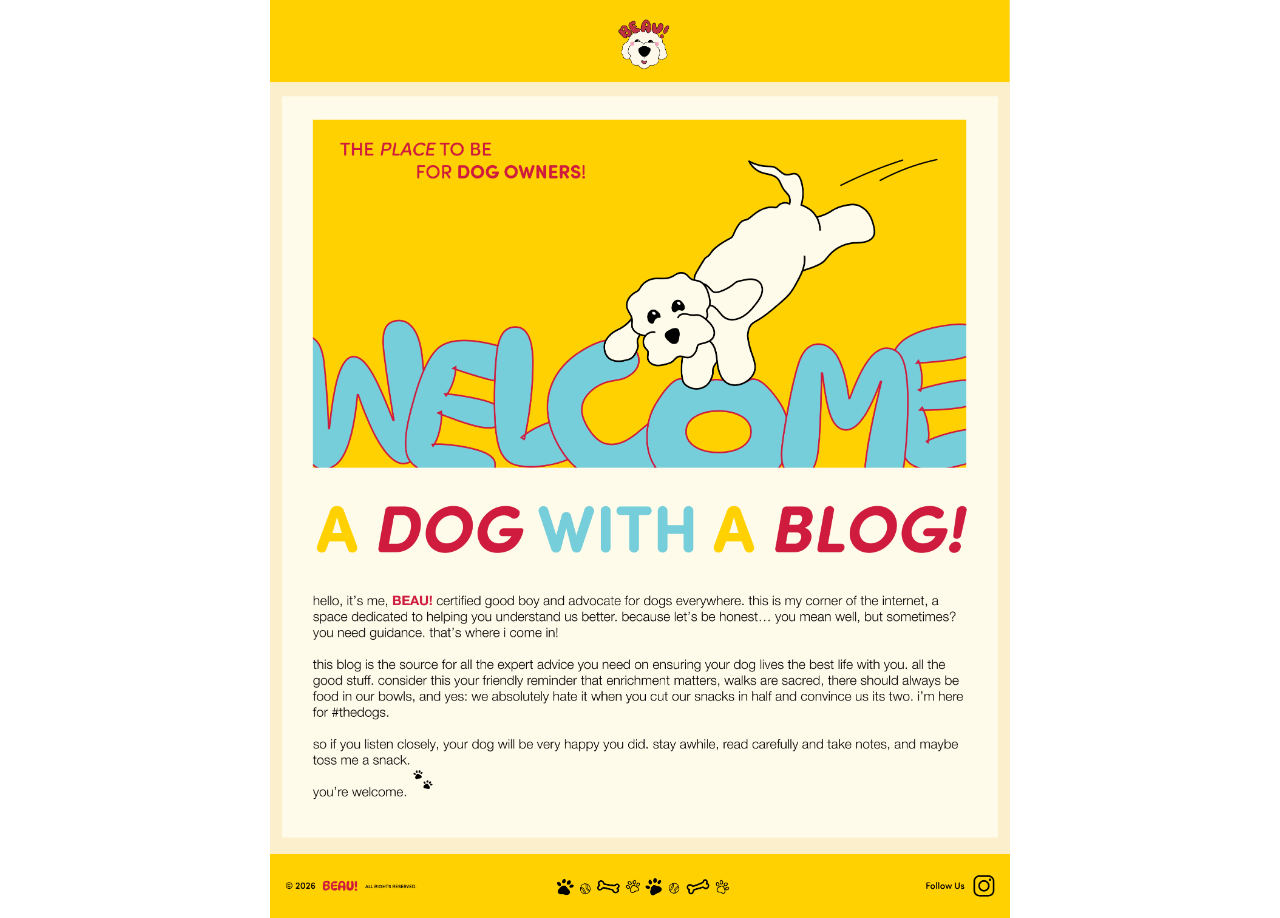
<file: index.html>
<!DOCTYPE html PUBLIC "index.html"> 
<html lang="en"></html>

<git add .></git>

<link rel="stylesheet" type="text/css" media="screen" href="index.css"> 
<meta name="viewport" content="width=device-width, initial-scale=1.0"> 

<header>
    <section class="container">
    <div class="header-placeholder">
      <a href="index.html">
      <img src="header-mobile.png" alt="header design">
        </a>    
    </div>
  </header>
</div>
 
<section class="container"> 
  <div class="home content"> 
    <a href="menu.html"> 
      <img src="homepage-mobile.png" alt="home page"/> 
    </a> 
  </div> 
</section> 
</div>

  <footer>
    <section class="container">
    <div class="footer-placeholder">
      <a href="https://www.instagram.com/itsbeaubi/">
      <img src="footer-mobile.png" alt="footer design"/>
        </a>
    </div>
  </footer>
</div>
</file>
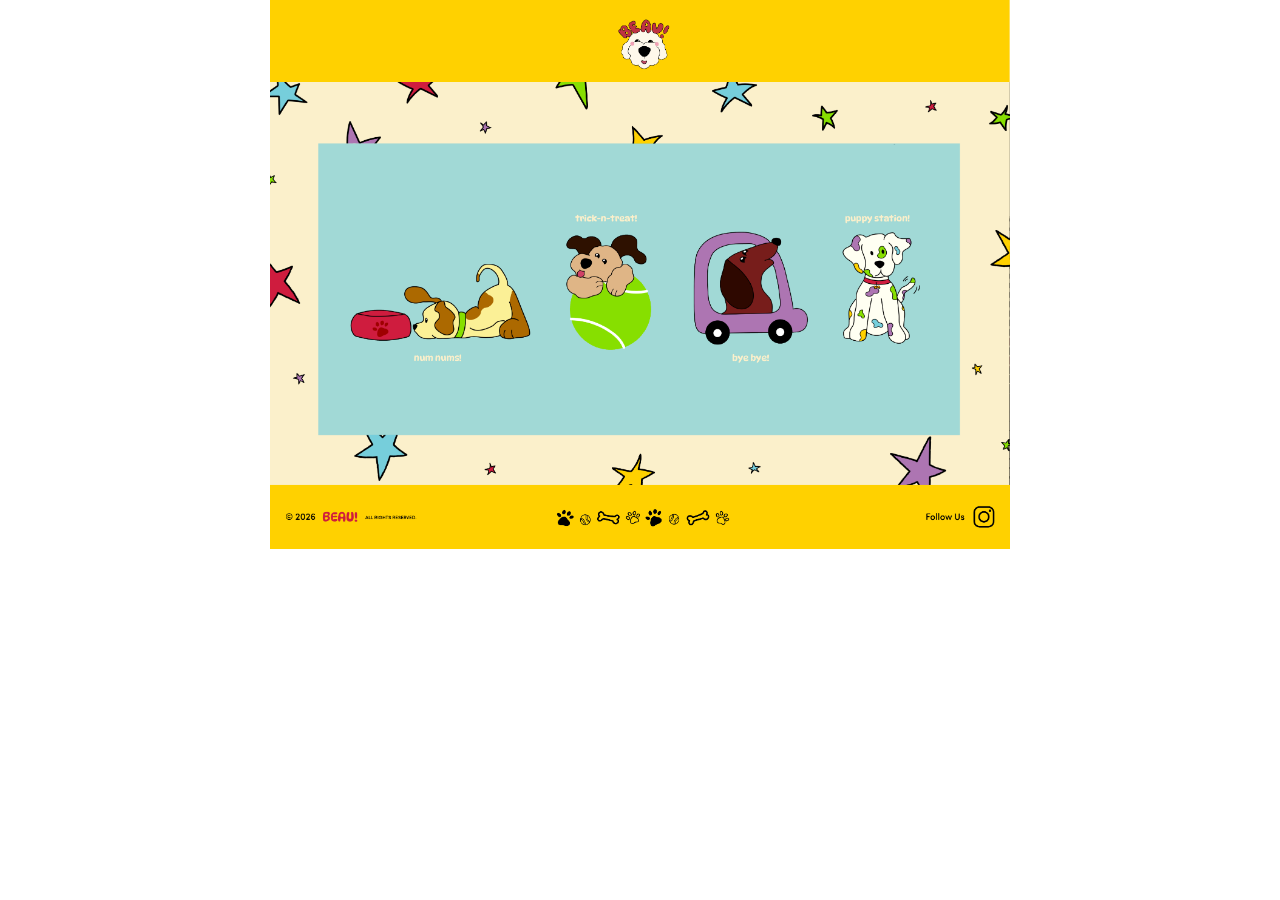
<file: menu.html>
<!DOCTYPE html PUBLIC "index.html"> 
<html lang="en"></html>

<git add .></git>

<link rel="stylesheet" type="text/css" media="screen" href="menu.css"> 
<meta name="viewport" content="width=device-width, initial-scale=1.0"> 

<header>
    <section class="container">
    <div class="header-placeholder">
      <a href="index.html">
      <img src="header-mobile.png" alt="header design">
        </a>    
    </div>
  </header>
</div>
 
<section class="container"> 
  <div class="menu-content"> 
    <a href="menu.html"> 
      <img src="menupage-mobile.png" alt="menu page"/> 
    </a> 
  </div> 
</section> 
</div>

  <footer>
    <section class="container">
    <div class="footer-placeholder">
      <a href="https://www.instagram.com/itsbeaubi/">
      <img src="footer-mobile.png" alt="footer design"/>
        </a>
    </div>
  </footer>
</div>
</file>
<file: index.css>
* {
  margin: 0;
  padding: 0;
  box-sizing: border-box;
}

.container {
  width: 100%;
  max-width: 740px; 
  margin: 0 auto;

/* this changes image colour */
.header-placeholder {
  background: linear-gradient(135deg, #e5e5e5 0%, #f5f5f5 100%);
   margin-top: 0rem;
   margin-bottom: 0rem;
  overflow: hidden;
}

.header-placeholder img {
  width: 100%;
  height: 100%;
  display: block;
}

.container {
  width: 100%;
  max-width: 740px; 
  margin: 0 auto;

/* this changes image colour */
.home.content {
   background: linear-gradient(135deg, #e5e5e5 0%, #f5f5f5 100%);
   margin-top: 0rem;
   margin-bottom: 0rem;
  overflow: hidden;
}
}

.home.content img {
 width: 100%;
  height: 100%;
  object-fit: cover;
  display: block;
}


.footer-placeholder {
   background: linear-gradient(135deg, #e5e5e5 0%, #f5f5f5 100%);
   margin-top: 0rem;
   margin-bottom: 0rem;
  overflow: hidden;
}
}

.footer-placeholder img {
  width: 100%;
  height: 100%;
  display: block;
}
</file>
<file: menu.css>
* {
  margin: 0;
  padding: 0;
  box-sizing: border-box;
}

/* ONE container rule ONLY */
.container {
  max-width: 740px;
  margin: 0 auto;
}

/* HEADER */
.header-placeholder {
  overflow: hidden;
}

.header-placeholder img {
  width: 100%;
  height: auto;
  display: block;
}

/* MENU */
.menu-content {
  overflow: hidden;
}

.menu-content img {
  width: 100%;
  height: auto;
  display: block;
}

/* FOOTER */
.footer-placeholder {
  overflow: hidden;
}

.footer-placeholder img {
  width: 100%;
  height: auto;
  display: block;
}
</file>
